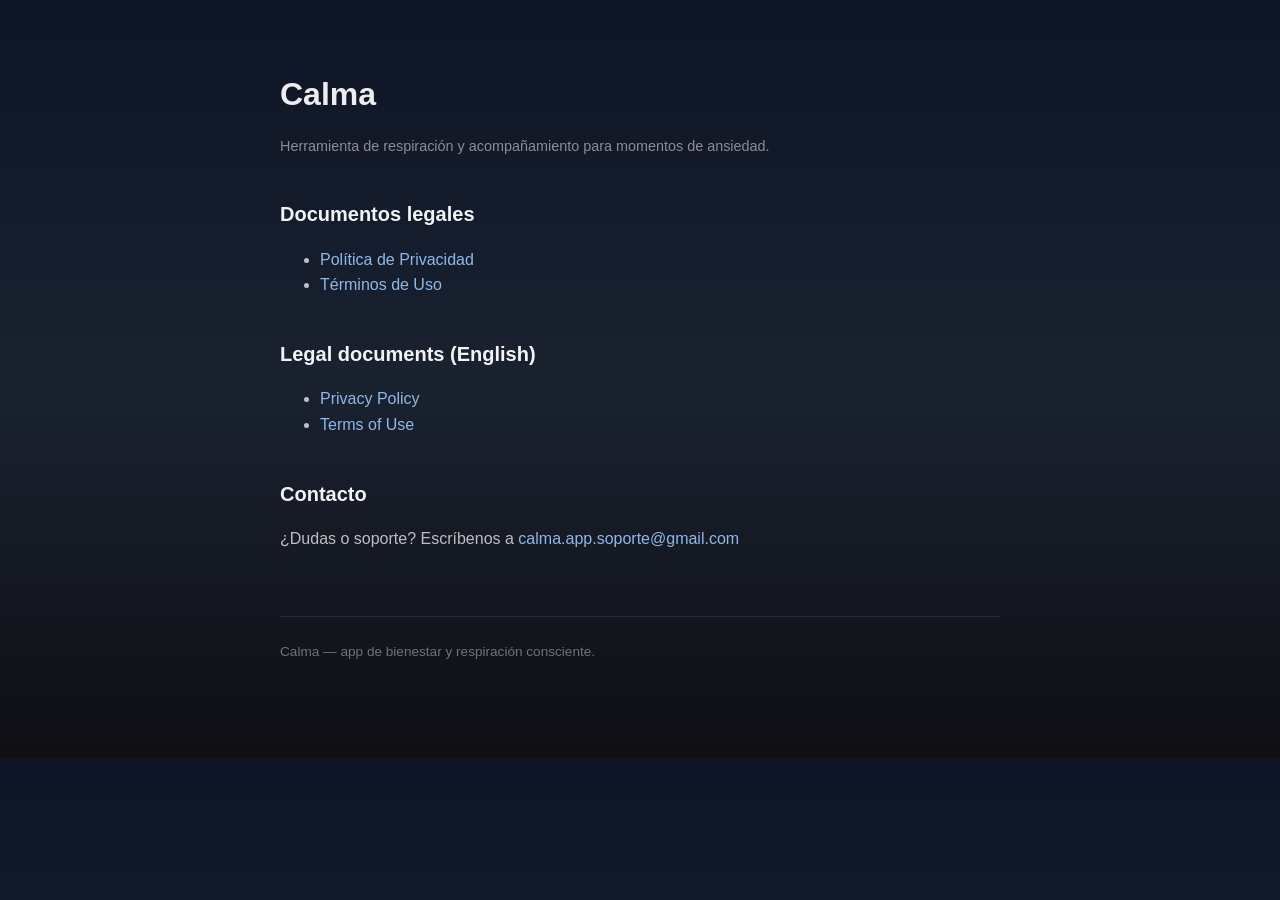
<file: index.html>
<!DOCTYPE html>
<html lang="es-MX">
<head>
<meta charset="UTF-8">
<meta name="viewport" content="width=device-width, initial-scale=1.0">
<title>Calma — Información legal</title>
<link rel="stylesheet" href="style.css">
</head>
<body>
<main>
  <h1>Calma</h1>
  <p class="updated">Herramienta de respiración y acompañamiento para momentos de ansiedad.</p>

  <h2>Documentos legales</h2>
  <ul>
    <li><a href="privacidad.html">Política de Privacidad</a></li>
    <li><a href="terminos.html">Términos de Uso</a></li>
  </ul>

  <h2>Legal documents (English)</h2>
  <ul>
    <li><a href="privacy.html">Privacy Policy</a></li>
    <li><a href="terms.html">Terms of Use</a></li>
  </ul>

  <h2>Contacto</h2>
  <p>¿Dudas o soporte? Escríbenos a <a href="mailto:calma.app.soporte@gmail.com">calma.app.soporte@gmail.com</a></p>

  <footer>
    Calma — app de bienestar y respiración consciente.
  </footer>
</main>
</body>
</html>
</file>
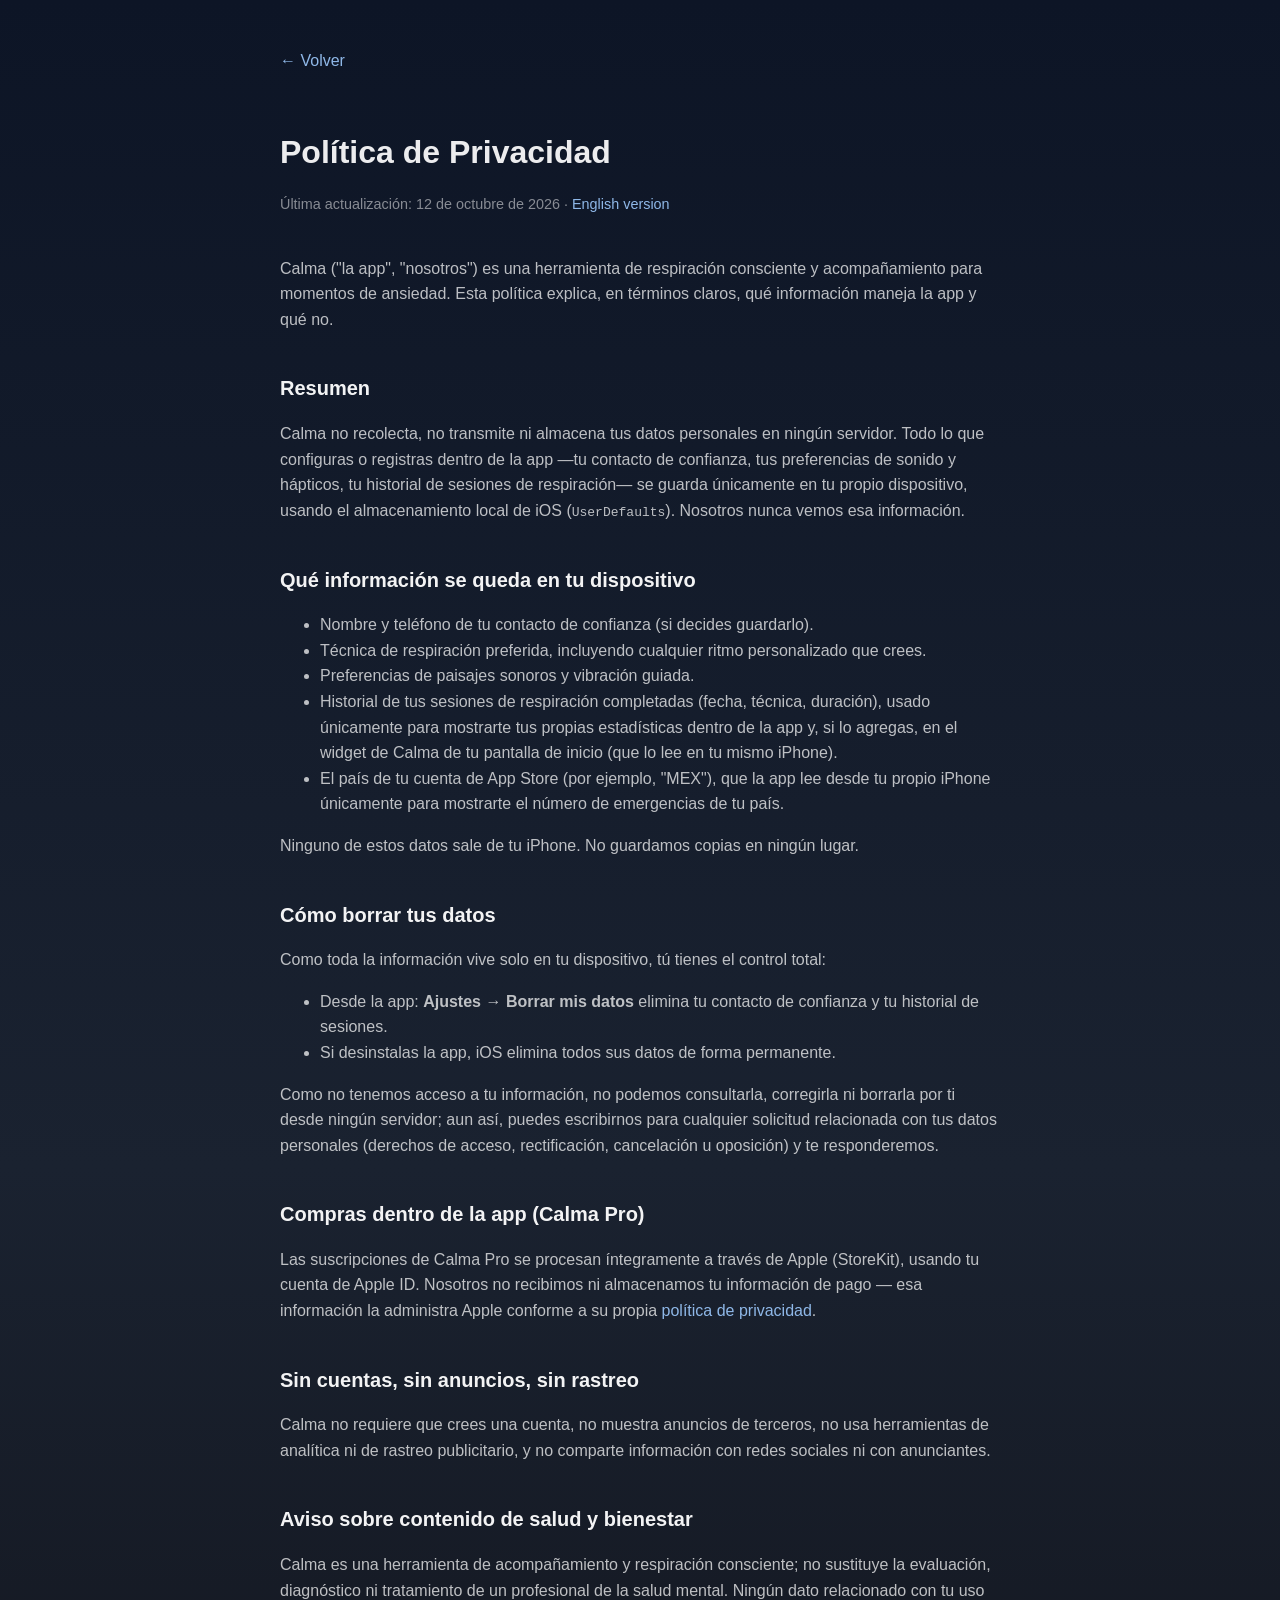
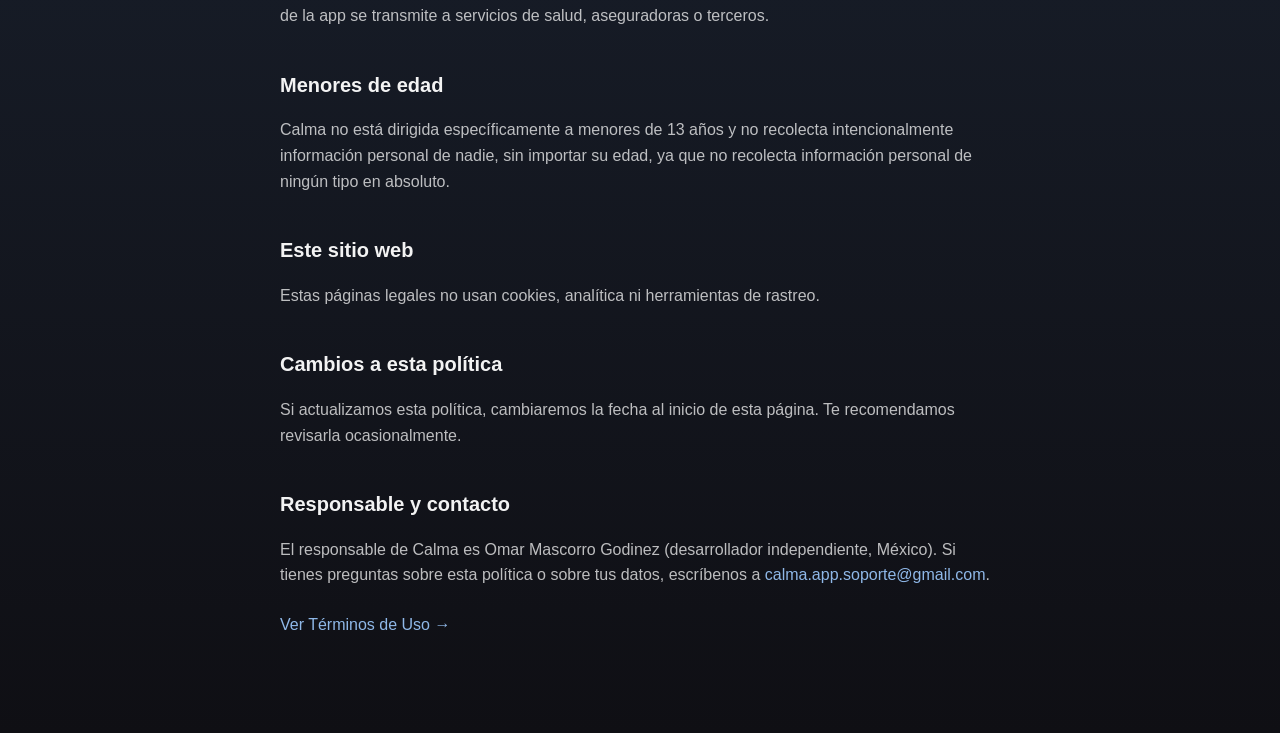
<file: privacidad.html>
<!DOCTYPE html>
<html lang="es-MX">
<head>
<meta charset="UTF-8">
<meta name="viewport" content="width=device-width, initial-scale=1.0">
<title>Política de Privacidad — Calma</title>
<link rel="stylesheet" href="style.css">
</head>
<body>
<main>
  <a class="back" href="index.html">&larr; Volver</a>
  <h1>Política de Privacidad</h1>
  <p class="updated">Última actualización: 12 de octubre de 2026 · <a href="privacy.html">English version</a></p>

  <p>Calma ("la app", "nosotros") es una herramienta de respiración consciente y acompañamiento para momentos de ansiedad. Esta política explica, en términos claros, qué información maneja la app y qué no.</p>

  <h2>Resumen</h2>
  <p>Calma no recolecta, no transmite ni almacena tus datos personales en ningún servidor. Todo lo que configuras o registras dentro de la app —tu contacto de confianza, tus preferencias de sonido y hápticos, tu historial de sesiones de respiración— se guarda únicamente en tu propio dispositivo, usando el almacenamiento local de iOS (<code>UserDefaults</code>). Nosotros nunca vemos esa información.</p>

  <h2>Qué información se queda en tu dispositivo</h2>
  <ul>
    <li>Nombre y teléfono de tu contacto de confianza (si decides guardarlo).</li>
    <li>Técnica de respiración preferida, incluyendo cualquier ritmo personalizado que crees.</li>
    <li>Preferencias de paisajes sonoros y vibración guiada.</li>
    <li>Historial de tus sesiones de respiración completadas (fecha, técnica, duración), usado únicamente para mostrarte tus propias estadísticas dentro de la app y, si lo agregas, en el widget de Calma de tu pantalla de inicio (que lo lee en tu mismo iPhone).</li>
    <li>El país de tu cuenta de App Store (por ejemplo, "MEX"), que la app lee desde tu propio iPhone únicamente para mostrarte el número de emergencias de tu país.</li>
  </ul>
  <p>Ninguno de estos datos sale de tu iPhone. No guardamos copias en ningún lugar.</p>

  <h2>Cómo borrar tus datos</h2>
  <p>Como toda la información vive solo en tu dispositivo, tú tienes el control total:</p>
  <ul>
    <li>Desde la app: <strong>Ajustes → Borrar mis datos</strong> elimina tu contacto de confianza y tu historial de sesiones.</li>
    <li>Si desinstalas la app, iOS elimina todos sus datos de forma permanente.</li>
  </ul>
  <p>Como no tenemos acceso a tu información, no podemos consultarla, corregirla ni borrarla por ti desde ningún servidor; aun así, puedes escribirnos para cualquier solicitud relacionada con tus datos personales (derechos de acceso, rectificación, cancelación u oposición) y te responderemos.

  <h2>Compras dentro de la app (Calma Pro)</h2>
  <p>Las suscripciones de Calma Pro se procesan íntegramente a través de Apple (StoreKit), usando tu cuenta de Apple ID. Nosotros no recibimos ni almacenamos tu información de pago — esa información la administra Apple conforme a su propia <a href="https://www.apple.com/legal/privacy/es-ww/" target="_blank" rel="noopener">política de privacidad</a>.</p>

  <h2>Sin cuentas, sin anuncios, sin rastreo</h2>
  <p>Calma no requiere que crees una cuenta, no muestra anuncios de terceros, no usa herramientas de analítica ni de rastreo publicitario, y no comparte información con redes sociales ni con anunciantes.</p>

  <h2>Aviso sobre contenido de salud y bienestar</h2>
  <p>Calma es una herramienta de acompañamiento y respiración consciente; no sustituye la evaluación, diagnóstico ni tratamiento de un profesional de la salud mental. Ningún dato relacionado con tu uso de la app se transmite a servicios de salud, aseguradoras o terceros.</p>

  <h2>Menores de edad</h2>
  <p>Calma no está dirigida específicamente a menores de 13 años y no recolecta intencionalmente información personal de nadie, sin importar su edad, ya que no recolecta información personal de ningún tipo en absoluto.</p>

  <h2>Este sitio web</h2>
  <p>Estas páginas legales no usan cookies, analítica ni herramientas de rastreo.</p>

  <h2>Cambios a esta política</h2>
  <p>Si actualizamos esta política, cambiaremos la fecha al inicio de esta página. Te recomendamos revisarla ocasionalmente.</p>

  <h2>Responsable y contacto</h2>
  <p>El responsable de Calma es Omar Mascorro Godinez (desarrollador independiente, México). Si tienes preguntas sobre esta política o sobre tus datos, escríbenos a <a href="mailto:calma.app.soporte@gmail.com">calma.app.soporte@gmail.com</a>.</p>

  <div class="nav-links">
    <a href="terminos.html">Ver Términos de Uso &rarr;</a>
  </div>
</main>
</body>
</html>
</file>
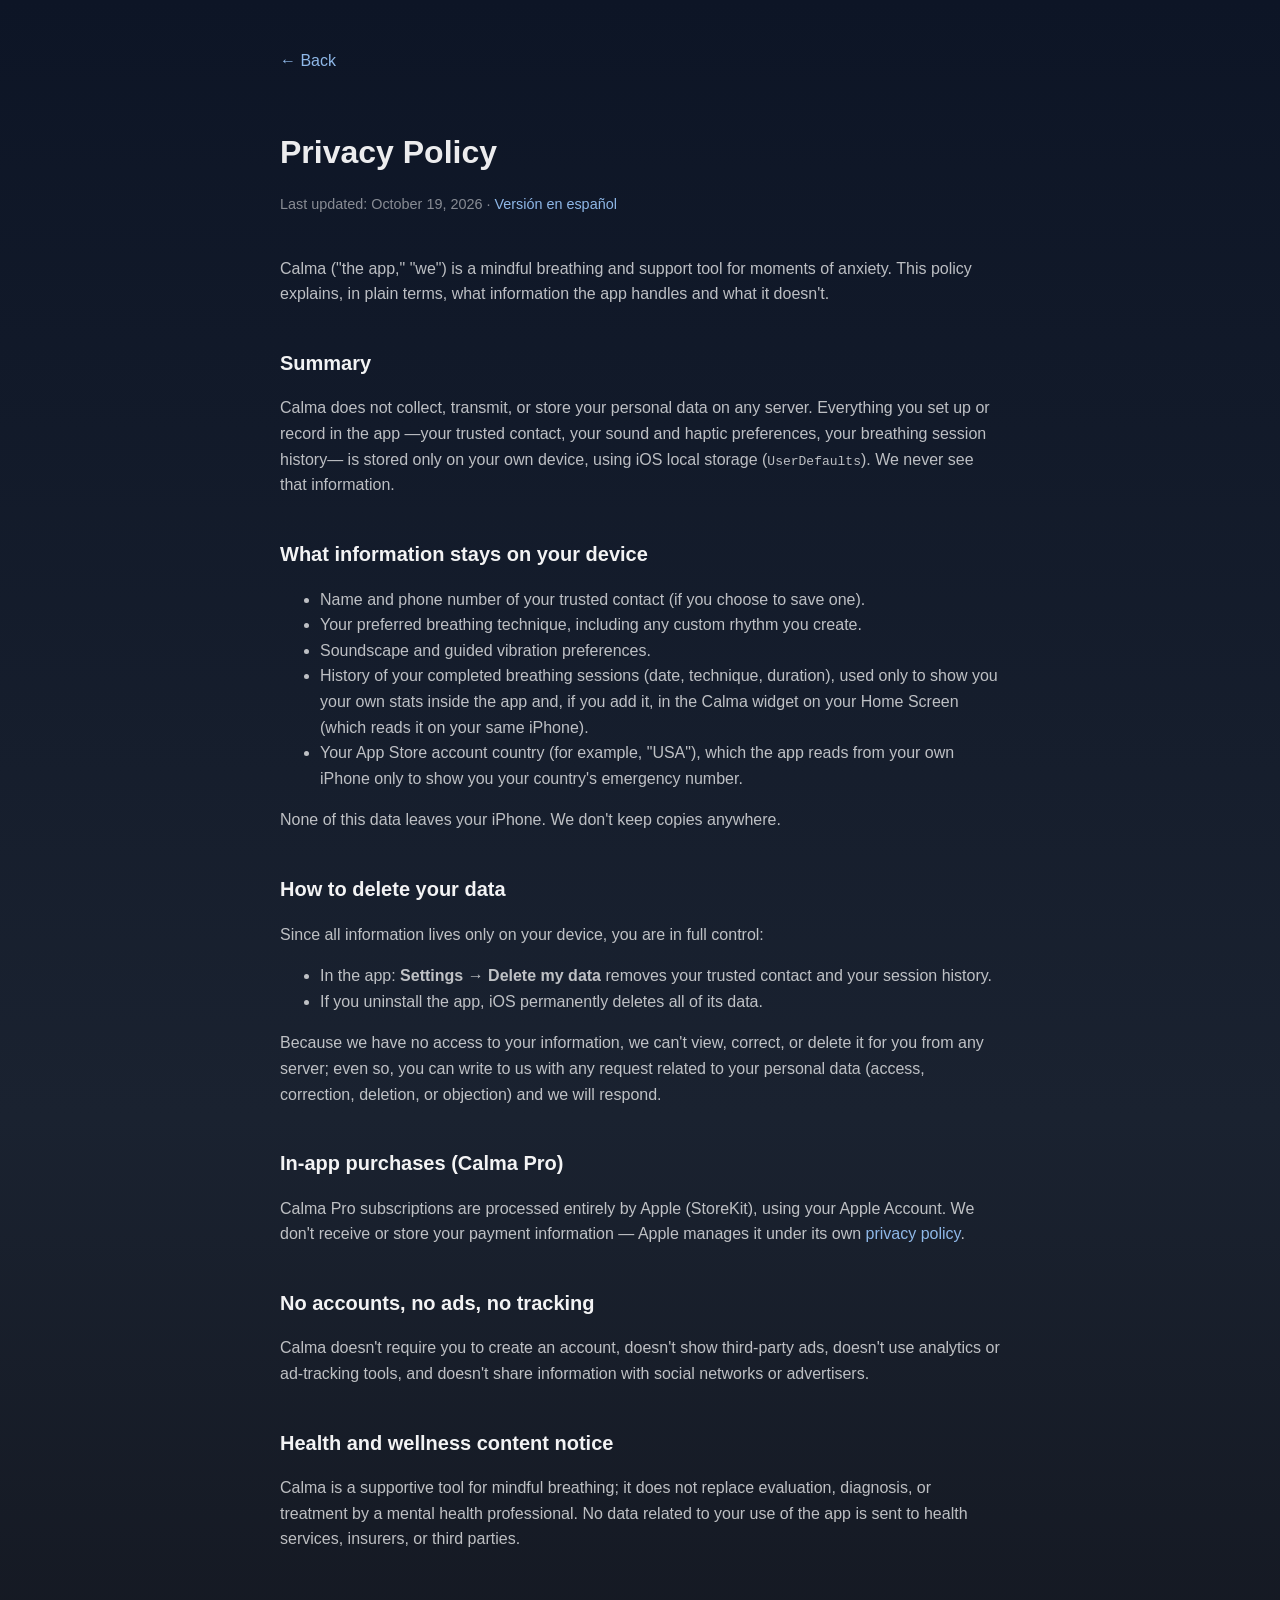
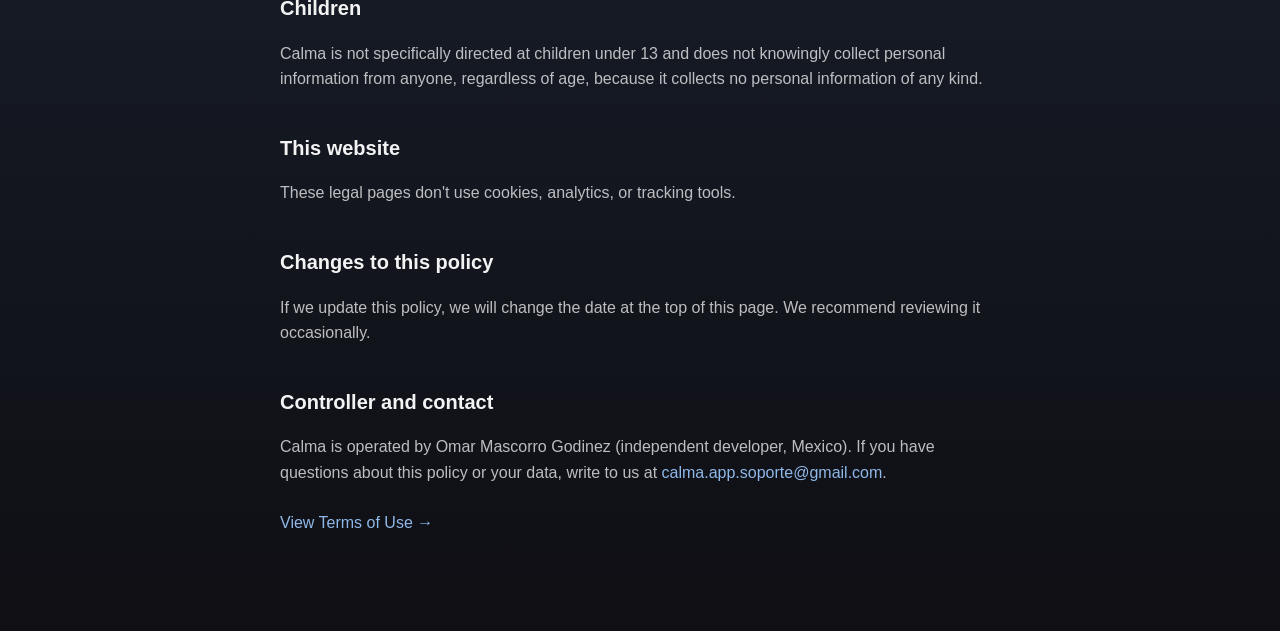
<file: privacy.html>
<!DOCTYPE html>
<html lang="en">
<head>
<meta charset="UTF-8">
<meta name="viewport" content="width=device-width, initial-scale=1.0">
<title>Privacy Policy — Calma</title>
<link rel="stylesheet" href="style.css">
</head>
<body>
<main>
  <a class="back" href="index.html">&larr; Back</a>
  <h1>Privacy Policy</h1>
  <p class="updated">Last updated: October 19, 2026 · <a href="privacidad.html">Versión en español</a></p>

  <p>Calma ("the app," "we") is a mindful breathing and support tool for moments of anxiety. This policy explains, in plain terms, what information the app handles and what it doesn't.</p>

  <h2>Summary</h2>
  <p>Calma does not collect, transmit, or store your personal data on any server. Everything you set up or record in the app —your trusted contact, your sound and haptic preferences, your breathing session history— is stored only on your own device, using iOS local storage (<code>UserDefaults</code>). We never see that information.</p>

  <h2>What information stays on your device</h2>
  <ul>
    <li>Name and phone number of your trusted contact (if you choose to save one).</li>
    <li>Your preferred breathing technique, including any custom rhythm you create.</li>
    <li>Soundscape and guided vibration preferences.</li>
    <li>History of your completed breathing sessions (date, technique, duration), used only to show you your own stats inside the app and, if you add it, in the Calma widget on your Home Screen (which reads it on your same iPhone).</li>
    <li>Your App Store account country (for example, "USA"), which the app reads from your own iPhone only to show you your country's emergency number.</li>
  </ul>
  <p>None of this data leaves your iPhone. We don't keep copies anywhere.</p>

  <h2>How to delete your data</h2>
  <p>Since all information lives only on your device, you are in full control:</p>
  <ul>
    <li>In the app: <strong>Settings → Delete my data</strong> removes your trusted contact and your session history.</li>
    <li>If you uninstall the app, iOS permanently deletes all of its data.</li>
  </ul>
  <p>Because we have no access to your information, we can't view, correct, or delete it for you from any server; even so, you can write to us with any request related to your personal data (access, correction, deletion, or objection) and we will respond.</p>

  <h2>In-app purchases (Calma Pro)</h2>
  <p>Calma Pro subscriptions are processed entirely by Apple (StoreKit), using your Apple Account. We don't receive or store your payment information — Apple manages it under its own <a href="https://www.apple.com/legal/privacy/" target="_blank" rel="noopener">privacy policy</a>.</p>

  <h2>No accounts, no ads, no tracking</h2>
  <p>Calma doesn't require you to create an account, doesn't show third-party ads, doesn't use analytics or ad-tracking tools, and doesn't share information with social networks or advertisers.</p>

  <h2>Health and wellness content notice</h2>
  <p>Calma is a supportive tool for mindful breathing; it does not replace evaluation, diagnosis, or treatment by a mental health professional. No data related to your use of the app is sent to health services, insurers, or third parties.</p>

  <h2>Children</h2>
  <p>Calma is not specifically directed at children under 13 and does not knowingly collect personal information from anyone, regardless of age, because it collects no personal information of any kind.</p>

  <h2>This website</h2>
  <p>These legal pages don't use cookies, analytics, or tracking tools.</p>

  <h2>Changes to this policy</h2>
  <p>If we update this policy, we will change the date at the top of this page. We recommend reviewing it occasionally.</p>

  <h2>Controller and contact</h2>
  <p>Calma is operated by Omar Mascorro Godinez (independent developer, Mexico). If you have questions about this policy or your data, write to us at <a href="mailto:calma.app.soporte@gmail.com">calma.app.soporte@gmail.com</a>.</p>

  <div class="nav-links">
    <a href="terms.html">View Terms of Use &rarr;</a>
  </div>
</main>
</body>
</html>
</file>
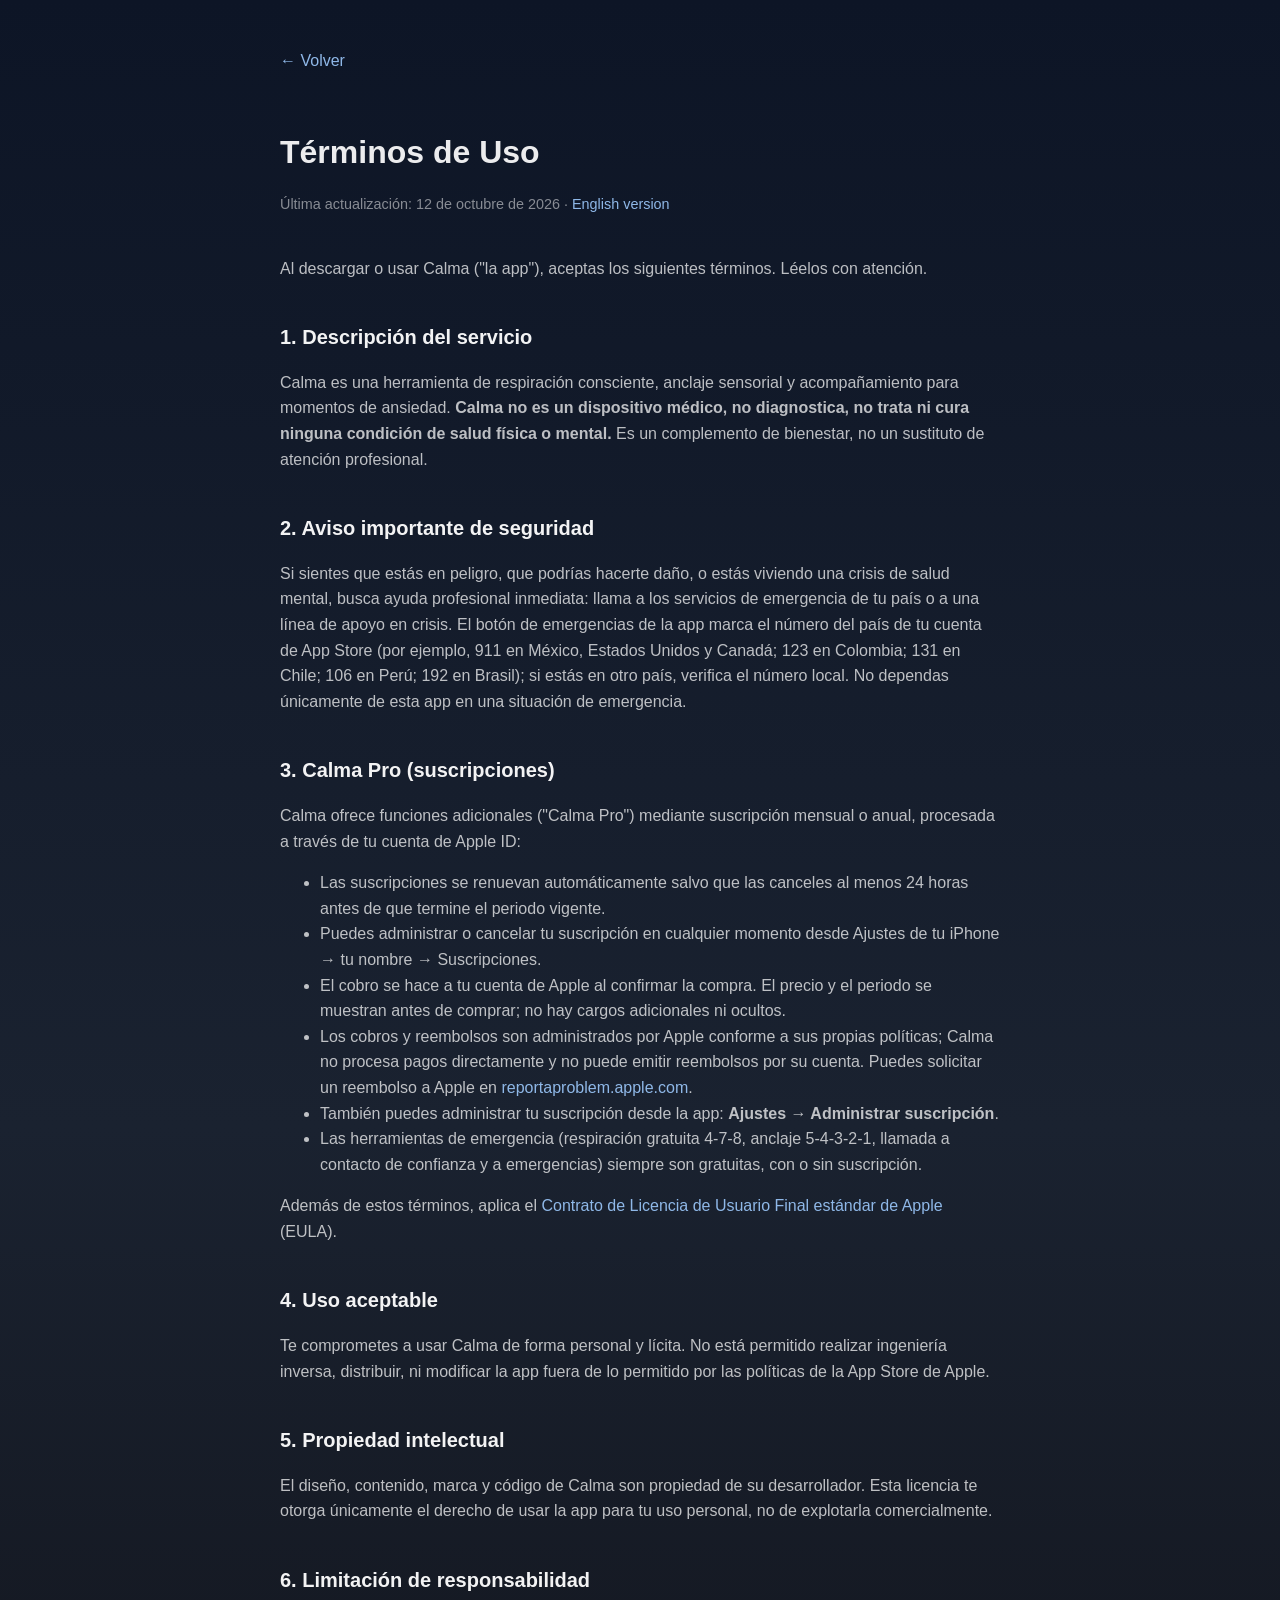
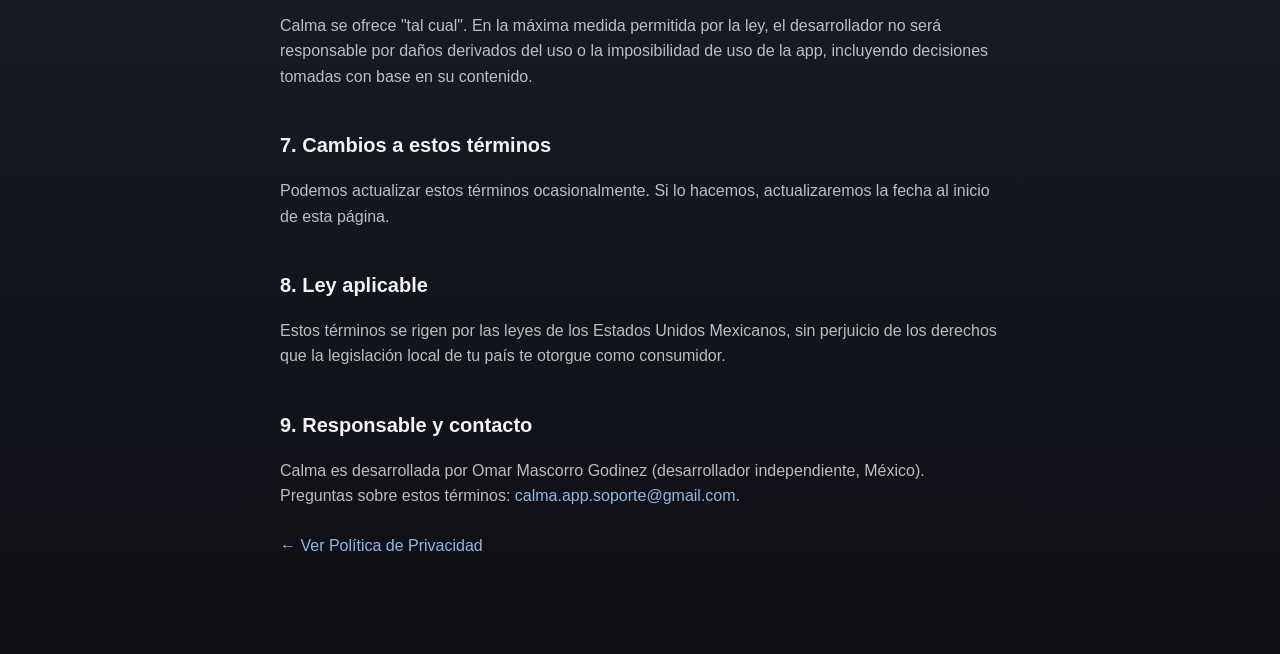
<file: terminos.html>
<!DOCTYPE html>
<html lang="es-MX">
<head>
<meta charset="UTF-8">
<meta name="viewport" content="width=device-width, initial-scale=1.0">
<title>Términos de Uso — Calma</title>
<link rel="stylesheet" href="style.css">
</head>
<body>
<main>
  <a class="back" href="index.html">&larr; Volver</a>
  <h1>Términos de Uso</h1>
  <p class="updated">Última actualización: 12 de octubre de 2026 · <a href="terms.html">English version</a></p>

  <p>Al descargar o usar Calma ("la app"), aceptas los siguientes términos. Léelos con atención.</p>

  <h2>1. Descripción del servicio</h2>
  <p>Calma es una herramienta de respiración consciente, anclaje sensorial y acompañamiento para momentos de ansiedad. <strong>Calma no es un dispositivo médico, no diagnostica, no trata ni cura ninguna condición de salud física o mental.</strong> Es un complemento de bienestar, no un sustituto de atención profesional.</p>

  <h2>2. Aviso importante de seguridad</h2>
  <p>Si sientes que estás en peligro, que podrías hacerte daño, o estás viviendo una crisis de salud mental, busca ayuda profesional inmediata: llama a los servicios de emergencia de tu país o a una línea de apoyo en crisis. El botón de emergencias de la app marca el número del país de tu cuenta de App Store (por ejemplo, 911 en México, Estados Unidos y Canadá; 123 en Colombia; 131 en Chile; 106 en Perú; 192 en Brasil); si estás en otro país, verifica el número local. No dependas únicamente de esta app en una situación de emergencia.</p>

  <h2>3. Calma Pro (suscripciones)</h2>
  <p>Calma ofrece funciones adicionales ("Calma Pro") mediante suscripción mensual o anual, procesada a través de tu cuenta de Apple ID:</p>
  <ul>
    <li>Las suscripciones se renuevan automáticamente salvo que las canceles al menos 24 horas antes de que termine el periodo vigente.</li>
    <li>Puedes administrar o cancelar tu suscripción en cualquier momento desde Ajustes de tu iPhone → tu nombre → Suscripciones.</li>
    <li>El cobro se hace a tu cuenta de Apple al confirmar la compra. El precio y el periodo se muestran antes de comprar; no hay cargos adicionales ni ocultos.</li>
    <li>Los cobros y reembolsos son administrados por Apple conforme a sus propias políticas; Calma no procesa pagos directamente y no puede emitir reembolsos por su cuenta. Puedes solicitar un reembolso a Apple en <a href="https://reportaproblem.apple.com" target="_blank" rel="noopener">reportaproblem.apple.com</a>.</li>
    <li>También puedes administrar tu suscripción desde la app: <strong>Ajustes → Administrar suscripción</strong>.</li>
    <li>Las herramientas de emergencia (respiración gratuita 4-7-8, anclaje 5-4-3-2-1, llamada a contacto de confianza y a emergencias) siempre son gratuitas, con o sin suscripción.</li>
  </ul>

  <p>Además de estos términos, aplica el <a href="https://www.apple.com/legal/internet-services/itunes/dev/stdeula/" target="_blank" rel="noopener">Contrato de Licencia de Usuario Final estándar de Apple</a> (EULA).</p>

  <h2>4. Uso aceptable</h2>
  <p>Te comprometes a usar Calma de forma personal y lícita. No está permitido realizar ingeniería inversa, distribuir, ni modificar la app fuera de lo permitido por las políticas de la App Store de Apple.</p>

  <h2>5. Propiedad intelectual</h2>
  <p>El diseño, contenido, marca y código de Calma son propiedad de su desarrollador. Esta licencia te otorga únicamente el derecho de usar la app para tu uso personal, no de explotarla comercialmente.</p>

  <h2>6. Limitación de responsabilidad</h2>
  <p>Calma se ofrece "tal cual". En la máxima medida permitida por la ley, el desarrollador no será responsable por daños derivados del uso o la imposibilidad de uso de la app, incluyendo decisiones tomadas con base en su contenido.</p>

  <h2>7. Cambios a estos términos</h2>
  <p>Podemos actualizar estos términos ocasionalmente. Si lo hacemos, actualizaremos la fecha al inicio de esta página.</p>

  <h2>8. Ley aplicable</h2>
  <p>Estos términos se rigen por las leyes de los Estados Unidos Mexicanos, sin perjuicio de los derechos que la legislación local de tu país te otorgue como consumidor.</p>

  <h2>9. Responsable y contacto</h2>
  <p>Calma es desarrollada por Omar Mascorro Godinez (desarrollador independiente, México). Preguntas sobre estos términos: <a href="mailto:calma.app.soporte@gmail.com">calma.app.soporte@gmail.com</a>.</p>

  <div class="nav-links">
    <a href="privacidad.html">&larr; Ver Política de Privacidad</a>
  </div>
</main>
</body>
</html>
</file>
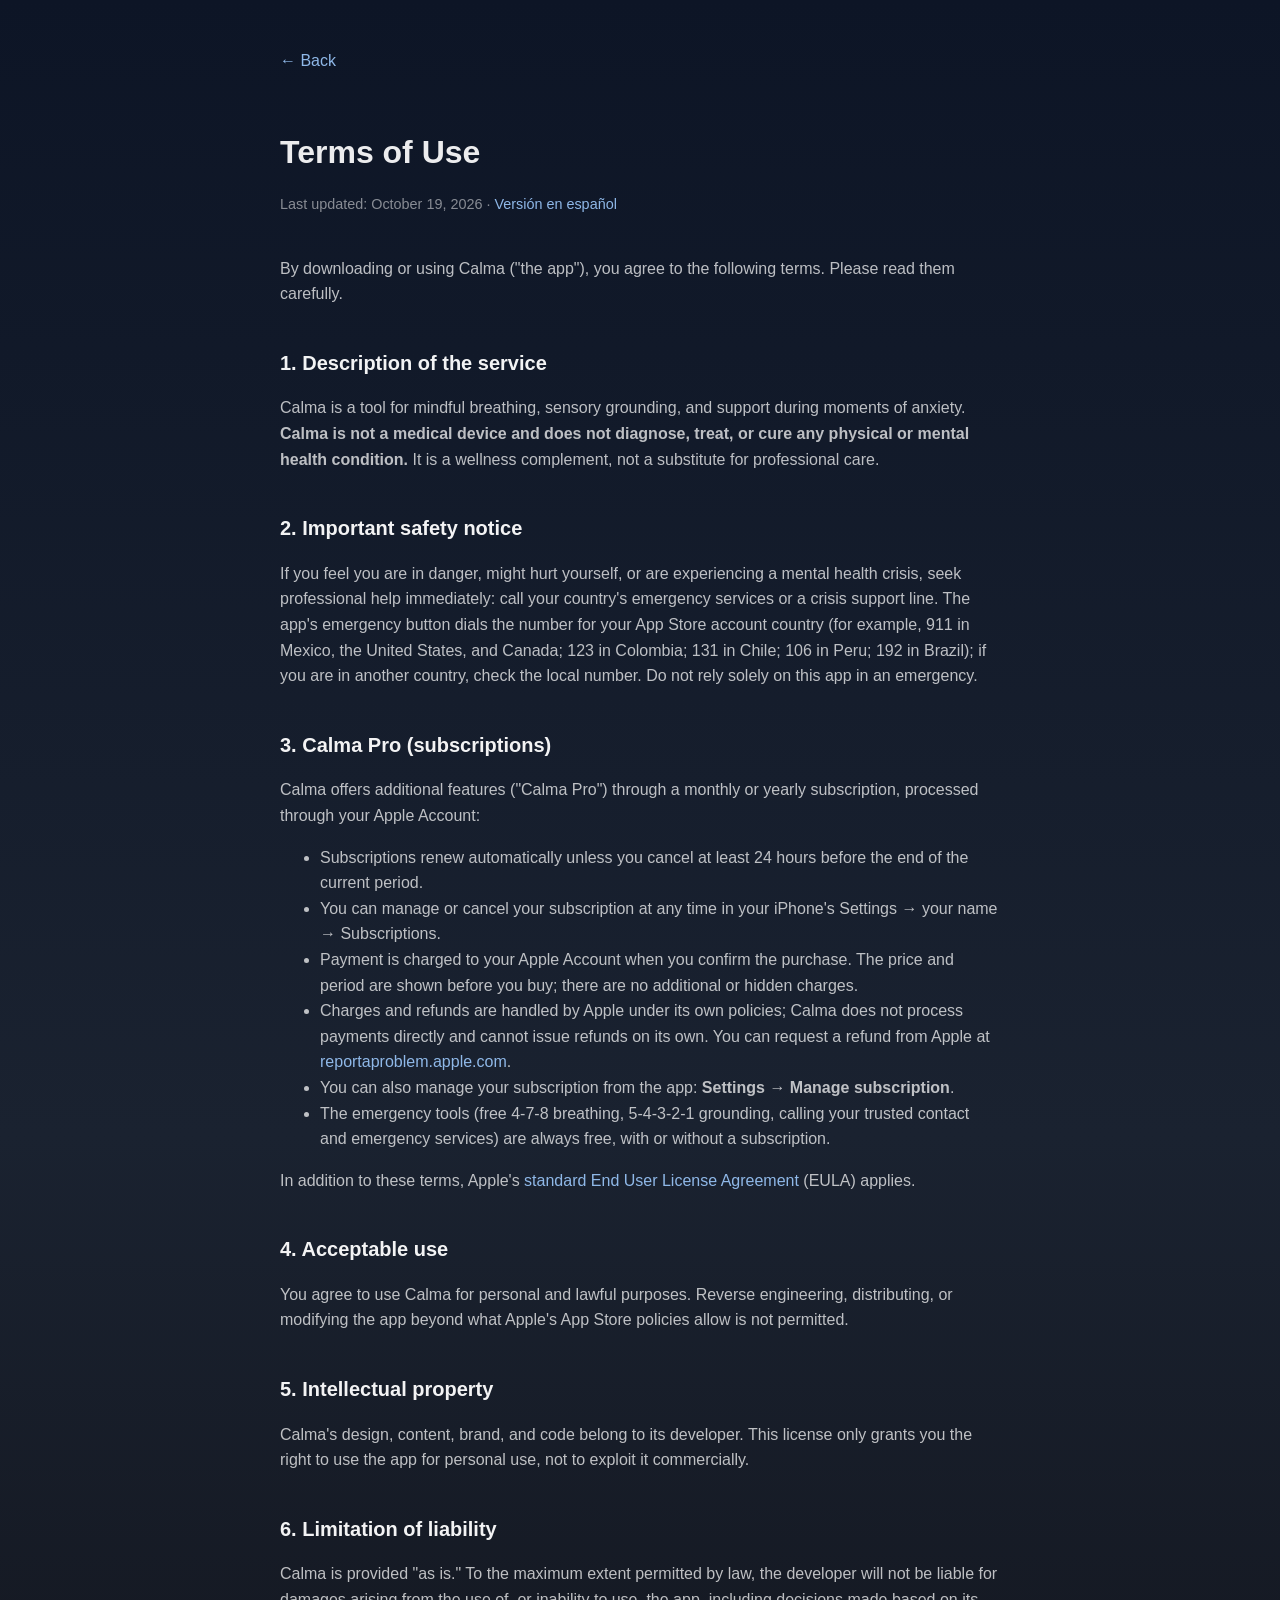
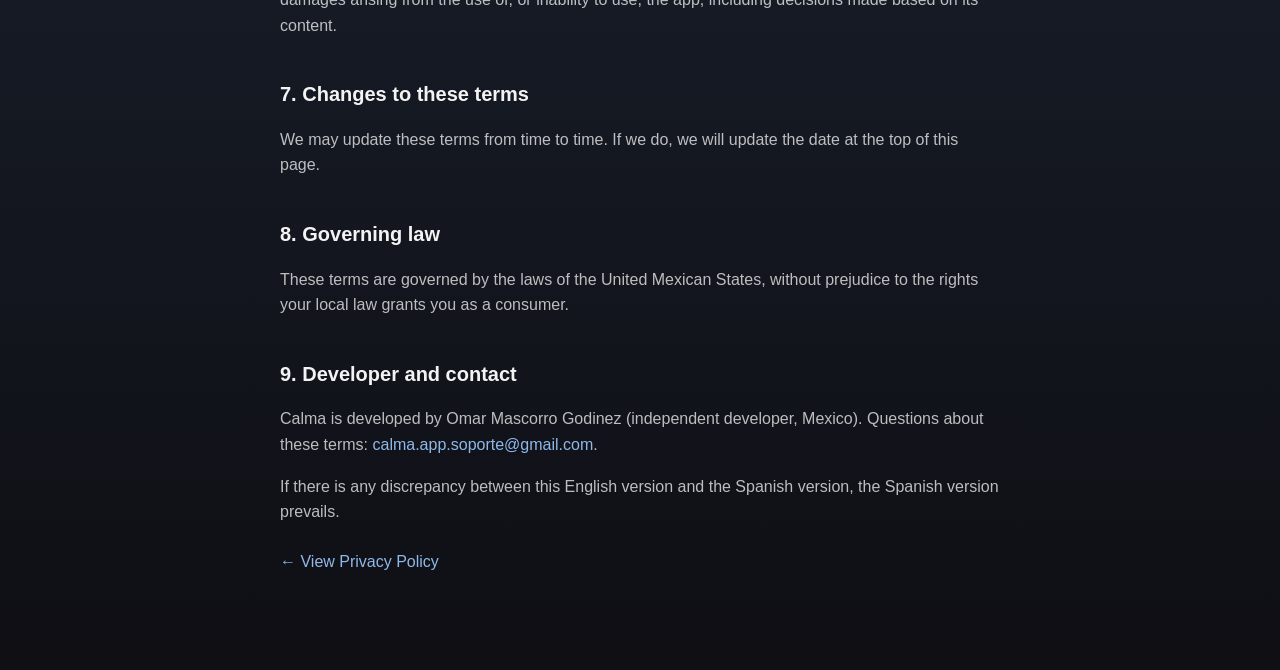
<file: terms.html>
<!DOCTYPE html>
<html lang="en">
<head>
<meta charset="UTF-8">
<meta name="viewport" content="width=device-width, initial-scale=1.0">
<title>Terms of Use — Calma</title>
<link rel="stylesheet" href="style.css">
</head>
<body>
<main>
  <a class="back" href="index.html">&larr; Back</a>
  <h1>Terms of Use</h1>
  <p class="updated">Last updated: October 19, 2026 · <a href="terminos.html">Versión en español</a></p>

  <p>By downloading or using Calma ("the app"), you agree to the following terms. Please read them carefully.</p>

  <h2>1. Description of the service</h2>
  <p>Calma is a tool for mindful breathing, sensory grounding, and support during moments of anxiety. <strong>Calma is not a medical device and does not diagnose, treat, or cure any physical or mental health condition.</strong> It is a wellness complement, not a substitute for professional care.</p>

  <h2>2. Important safety notice</h2>
  <p>If you feel you are in danger, might hurt yourself, or are experiencing a mental health crisis, seek professional help immediately: call your country's emergency services or a crisis support line. The app's emergency button dials the number for your App Store account country (for example, 911 in Mexico, the United States, and Canada; 123 in Colombia; 131 in Chile; 106 in Peru; 192 in Brazil); if you are in another country, check the local number. Do not rely solely on this app in an emergency.</p>

  <h2>3. Calma Pro (subscriptions)</h2>
  <p>Calma offers additional features ("Calma Pro") through a monthly or yearly subscription, processed through your Apple Account:</p>
  <ul>
    <li>Subscriptions renew automatically unless you cancel at least 24 hours before the end of the current period.</li>
    <li>You can manage or cancel your subscription at any time in your iPhone's Settings → your name → Subscriptions.</li>
    <li>Payment is charged to your Apple Account when you confirm the purchase. The price and period are shown before you buy; there are no additional or hidden charges.</li>
    <li>Charges and refunds are handled by Apple under its own policies; Calma does not process payments directly and cannot issue refunds on its own. You can request a refund from Apple at <a href="https://reportaproblem.apple.com" target="_blank" rel="noopener">reportaproblem.apple.com</a>.</li>
    <li>You can also manage your subscription from the app: <strong>Settings → Manage subscription</strong>.</li>
    <li>The emergency tools (free 4-7-8 breathing, 5-4-3-2-1 grounding, calling your trusted contact and emergency services) are always free, with or without a subscription.</li>
  </ul>

  <p>In addition to these terms, Apple's <a href="https://www.apple.com/legal/internet-services/itunes/dev/stdeula/" target="_blank" rel="noopener">standard End User License Agreement</a> (EULA) applies.</p>

  <h2>4. Acceptable use</h2>
  <p>You agree to use Calma for personal and lawful purposes. Reverse engineering, distributing, or modifying the app beyond what Apple's App Store policies allow is not permitted.</p>

  <h2>5. Intellectual property</h2>
  <p>Calma's design, content, brand, and code belong to its developer. This license only grants you the right to use the app for personal use, not to exploit it commercially.</p>

  <h2>6. Limitation of liability</h2>
  <p>Calma is provided "as is." To the maximum extent permitted by law, the developer will not be liable for damages arising from the use of, or inability to use, the app, including decisions made based on its content.</p>

  <h2>7. Changes to these terms</h2>
  <p>We may update these terms from time to time. If we do, we will update the date at the top of this page.</p>

  <h2>8. Governing law</h2>
  <p>These terms are governed by the laws of the United Mexican States, without prejudice to the rights your local law grants you as a consumer.</p>

  <h2>9. Developer and contact</h2>
  <p>Calma is developed by Omar Mascorro Godinez (independent developer, Mexico). Questions about these terms: <a href="mailto:calma.app.soporte@gmail.com">calma.app.soporte@gmail.com</a>.</p>

  <p>If there is any discrepancy between this English version and the Spanish version, the Spanish version prevails.</p>

  <div class="nav-links">
    <a href="privacy.html">&larr; View Privacy Policy</a>
  </div>
</main>
</body>
</html>
</file>
<file: style.css>
:root {
  color-scheme: dark;
}

body {
  margin: 0;
  padding: 0;
  background: linear-gradient(to bottom, #0d1526, #1a2230, #0f0f14);
  color: rgba(255, 255, 255, 0.92);
  font-family: -apple-system, BlinkMacSystemFont, "Segoe UI", Roboto, sans-serif;
  line-height: 1.6;
}

main {
  max-width: 720px;
  margin: 0 auto;
  padding: 48px 24px 96px;
}

h1 {
  font-size: 2rem;
  font-weight: 700;
  margin-bottom: 4px;
}

h2 {
  font-size: 1.25rem;
  font-weight: 600;
  margin-top: 2.5rem;
  color: rgba(255, 255, 255, 0.95);
}

p, li {
  color: rgba(255, 255, 255, 0.72);
}

.updated {
  color: rgba(255, 255, 255, 0.5);
  font-size: 0.9rem;
  margin-bottom: 2.5rem;
}

a {
  color: #8fb8e8;
  text-decoration: none;
}

a:hover {
  text-decoration: underline;
}

.back {
  display: inline-block;
  margin-bottom: 2rem;
}

.nav-links {
  display: flex;
  gap: 24px;
  margin-top: 1.5rem;
}

footer {
  margin-top: 4rem;
  padding-top: 1.5rem;
  border-top: 1px solid rgba(255, 255, 255, 0.1);
  color: rgba(255, 255, 255, 0.4);
  font-size: 0.85rem;
}
</file>
